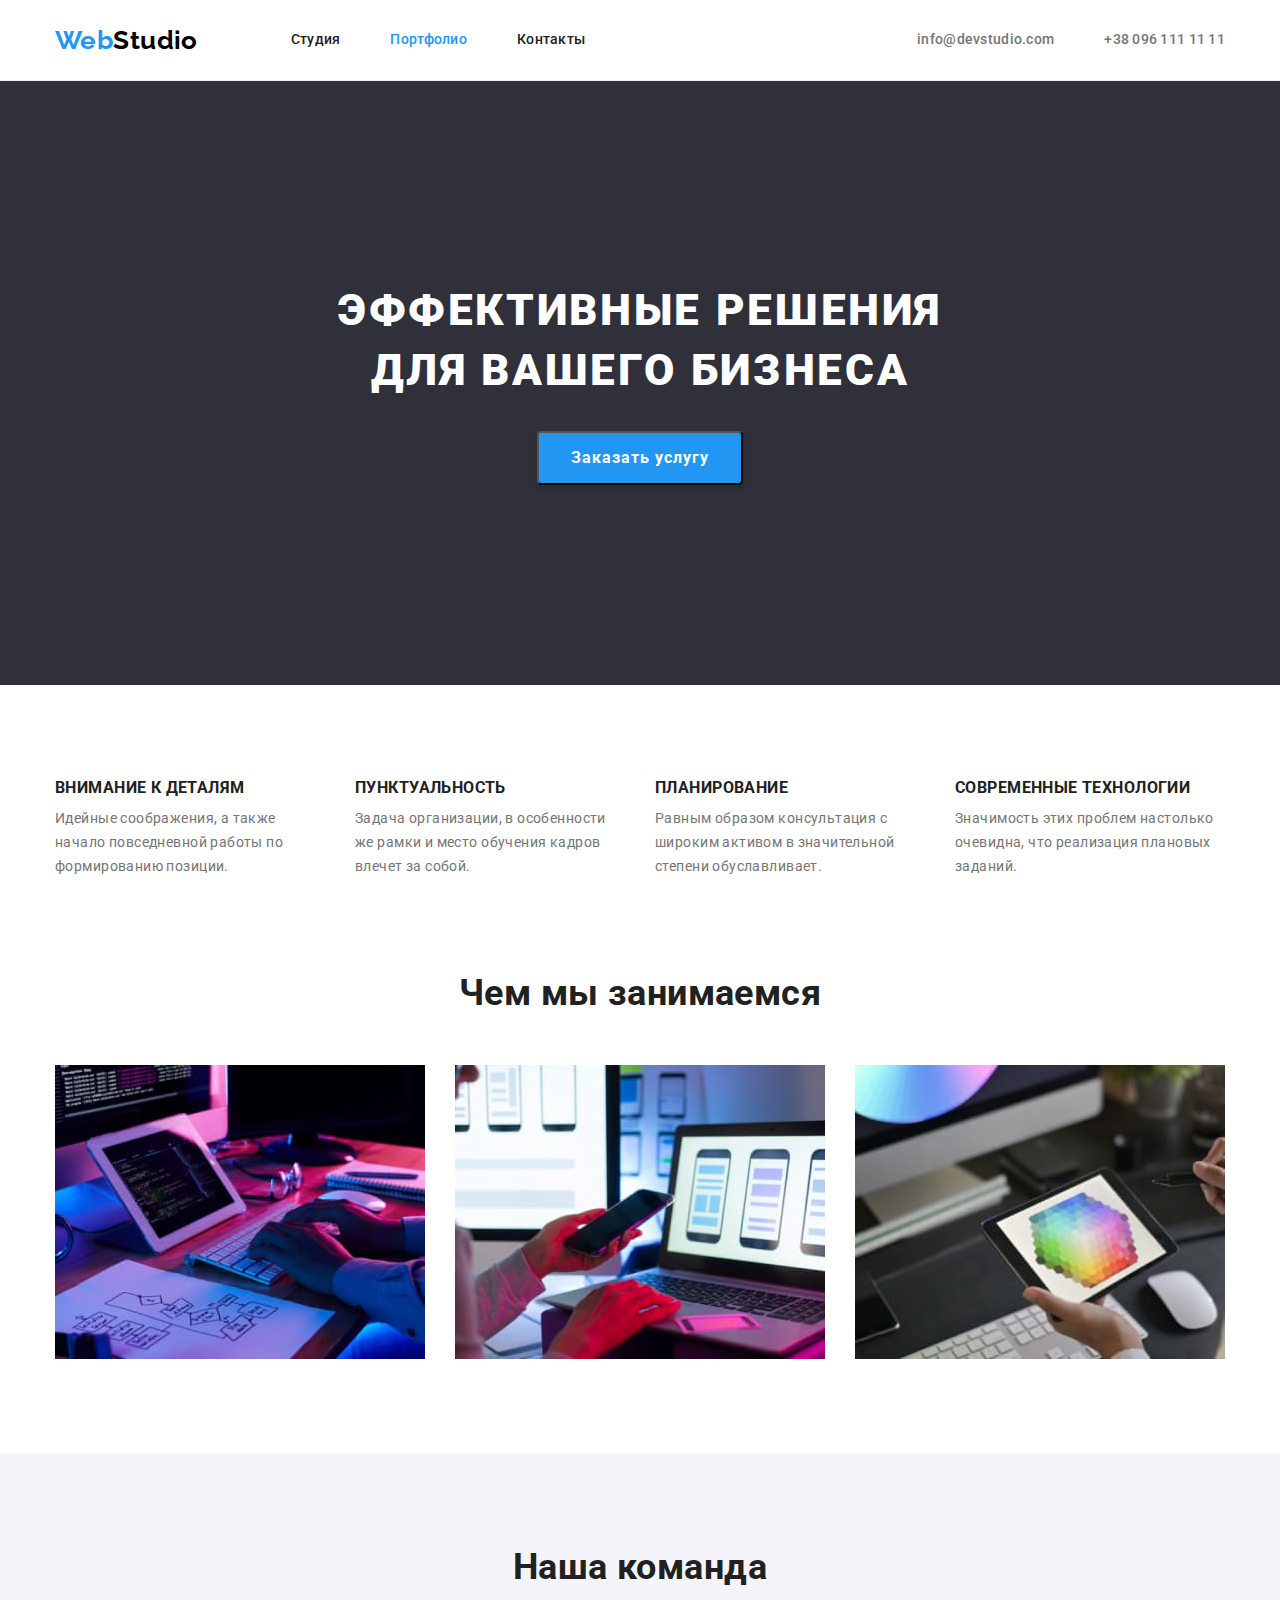
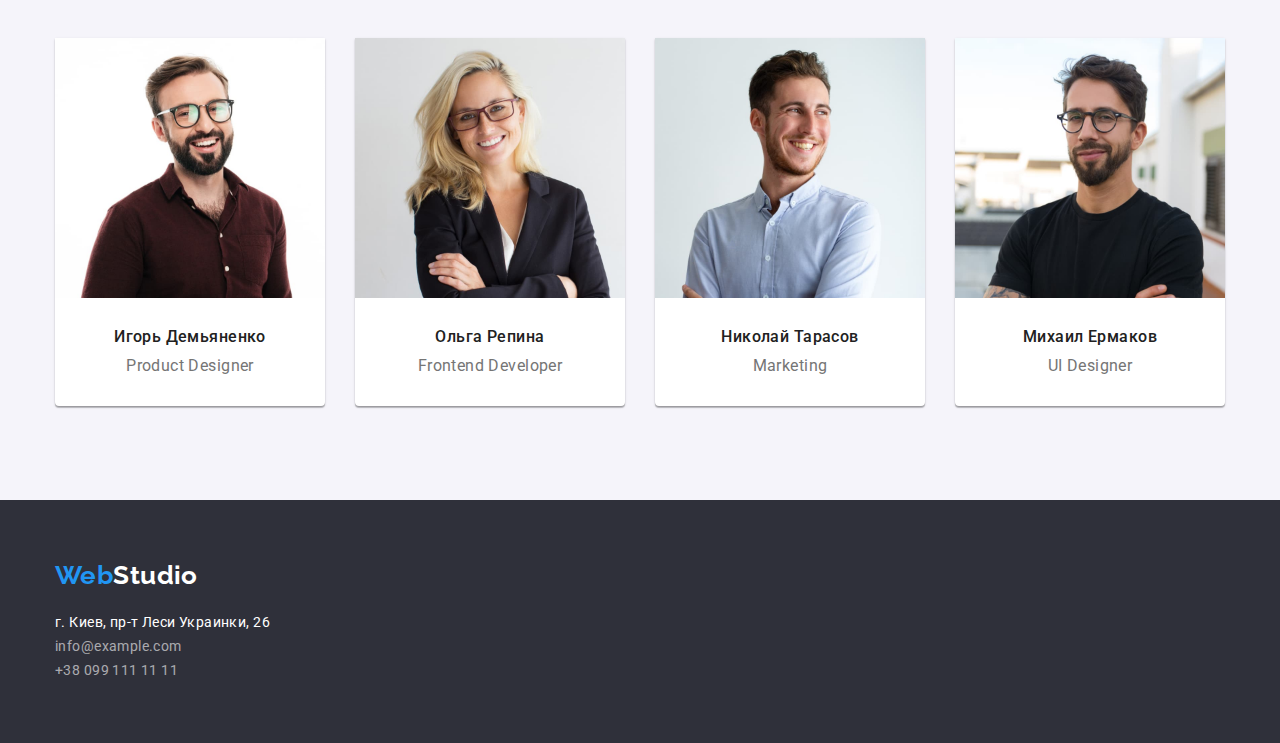
<file: index.html>
<!DOCTYPE html>
<html lang="ru">
<head>
    <meta charset="UTF-8">
    <meta http-equiv="X-UA-Compatible" content="IE=edge">
    <meta name="viewport" content="width=device-width, initial-scale=1.0">
    <title>WebStudio</title>
    <link rel="preconnect" href="https://fonts.googleapis.com">
    <link rel="preconnect" href="https://fonts.gstatic.com" crossorigin>
    <link href="https://fonts.googleapis.com/css2?family=Raleway:wght@700&family=Roboto:wght@400;500;700;900&display=swap"
        rel="stylesheet">
        <link rel="stylesheet" href="https://cdnjs.cloudflare.com/ajax/libs/modern-normalize/1.1.0/modern-normalize.min.css">
        <link rel="stylesheet" href="./css/styles.css">
</head>
<body>
    <!--Хедер-->
    <header class="header">
        <div class="container header-container">
            <nav class="nav">
                <a lang="en" href="./index.html" class="logo logo-header">Web<span class="logo-word">Studio</span></a>
                <ul class="site-nav list">
                    <li class="site-nav-item"><a href="./index.html" class="link header-link site-nav-link">Студия</a></li>
                    <li class="site-nav-item"><a href="./portfolio.html"
                            class="link header-link site-nav-link current-link">Портфолио</a></li>
                    <li class="site-nav-item"><a href="/" class="link header-link site-nav-link">Контакты</a></li>
                </ul>
            </nav>
            <!--Контакты-->
            <ul class="contacts list">
                <li class="contacts-item"><a href="mailto:info@devstudio.com"
                        class="link header-link ">info@devstudio.com</a></li>
                <li class="contacts-item"><a href="tel:+380961111111" class="link header-link ">+38 096 111 11 11</a></li>
            </ul>
        </div>
    </header>
<main>
    <!--Герой-->
    <section class="hero">
        <h1 class="hero-title">
            Эффективные решения для вашего бизнеса
        </h1>
        <button class="hero-btn" type="button">Заказать услугу</button>
    </section>
    <!--Секция преимущества-->
    <section class="section benefit">
        <h2 class="visually-hidden">Преимущества</h2>
        <div class="container">
        <ul class="list flex-list">
            <li class="benefit-item flex-item">
        <h3 class="benefit-item-title">Внимание к деталям</h3>
        <p class="benefit-item-text">Идейные соображения, а также начало повседневной работы по формированию позиции.</p>
            </li>
            <li class="benefit-item flex-item">
                <h3 class="benefit-item-title">Пунктуальность</h3>
                <p class="benefit-item-text">Задача организации, в особенности же рамки и место обучения кадров влечет за собой.</p>
            </li>
            <li class="benefit-item flex-item">
            <h3 class="benefit-item-title">Планирование</h3>
            <p class="benefit-item-text">Равным образом консультация с широким активом в значительной степени обуславливает.</p>
        </li>
            <li class="benefit-item flex-item">
                <h3 class="benefit-item-title">Современные технологии</h3>
                <p class="benefit-item-text">Значимость этих проблем настолько очевидна, что реализация плановых заданий.</p>
            </li>
        </ul>
    </div>
    </section>
    <!--Секция чем мы занимаемся-->
    <section class="section section-make">  
        <div class="container">
        <h2 class="section-title">Чем мы занимаемся</h2>
        <ul class="flex-list list">
            <li class="make-item flex-item">
                <img class="make-item-img" src="./images/box1.jpg" alt="работает над кодом" width="370">
            </li>
            <li class="make-item flex-item">
                <img class="make-item-img" src="./images/box2.jpg" alt="работает над дизайном" width="370">
            </li>
            <li class="make-item flex-item">
                <img class="make-item-img" src="./images/box3.jpg" alt="работает над графическим дизайном" width="370">
            </li>
        </ul>
    </div>
    </section>
    <!--Секция наша команда-->
    <section class="section section-team">
    <div class="container">
    <h2 class="section-title">Наша команда</h2>
    <ul class="list flex-list">
        <li class="team-item flex-item">
            <img class="team-img" src="./images/employee1.jpg" alt="Игорь Демьяненко" width="270">
            <div class="card-info">
            <h3 class="worker">Игорь Демьяненко</h3>
            <p lang="en" class="worker-position">Product Designer</p>
        </div>
        </li>
        <li class="team-item flex-item">
            <img class="team-img" src="./images/employee2.jpg" alt="Ольга Репина" width="270">
            <div class="card-info">
            <h3 class="worker">Ольга Репина</h3>
            <p lang="en" class="worker-position">Frontend Developer</p>
        </div>
        </li>
        <li class="team-item flex-item">
            <img class="team-img" src="./images/employee3.jpg" alt="Николай Тарасов" width="270">
            <div class="card-info">
            <h3 class="worker">Николай Тарасов</h3>
            <p lang="en" class="worker-position">Marketing</p>
        </div>
        </li>
        <li class="team-item flex-item">
            <img class="team-img" src="./images/employee4.jpg" alt="Михаил Ермаков" width="270">
            <div class="card-info">
            <h3 class="worker">Михаил Ермаков</h3>
            <p lang="en" class="worker-position">UI Designer</p>
        </div>
        </li>
    </ul>
</div>
</section>
</main>

<!--Подвал-->
<footer class="foot-box">
        <div class="container footer-container">
<a lang="en" href="./index.html" class="logo logo-footer">Web<span class="logo-word-white">Studio</span></a>
<address>
    <ul class="footer-list">
        <li>
            <a href="https://www.google.com.ua/maps/@50.4851493,30.4721233,14z?hl=ru" target="_blank" и rel="noopener noreferrer" class="link link-direction">г. Киев, пр-т Леси Украинки, 26</a>
        </li>
        <li>
            <a href="mailto:info@example.com" class="link link-footer">info@example.com</a> 
         </li>
        <li>
            <a href="tel:+380991111111" class="link link-footer tel-footer">+38 099 111 11 11</a>
        </li>
    </ul>
</address>
</div>
</footer>
    
</body>
</html>
</file>
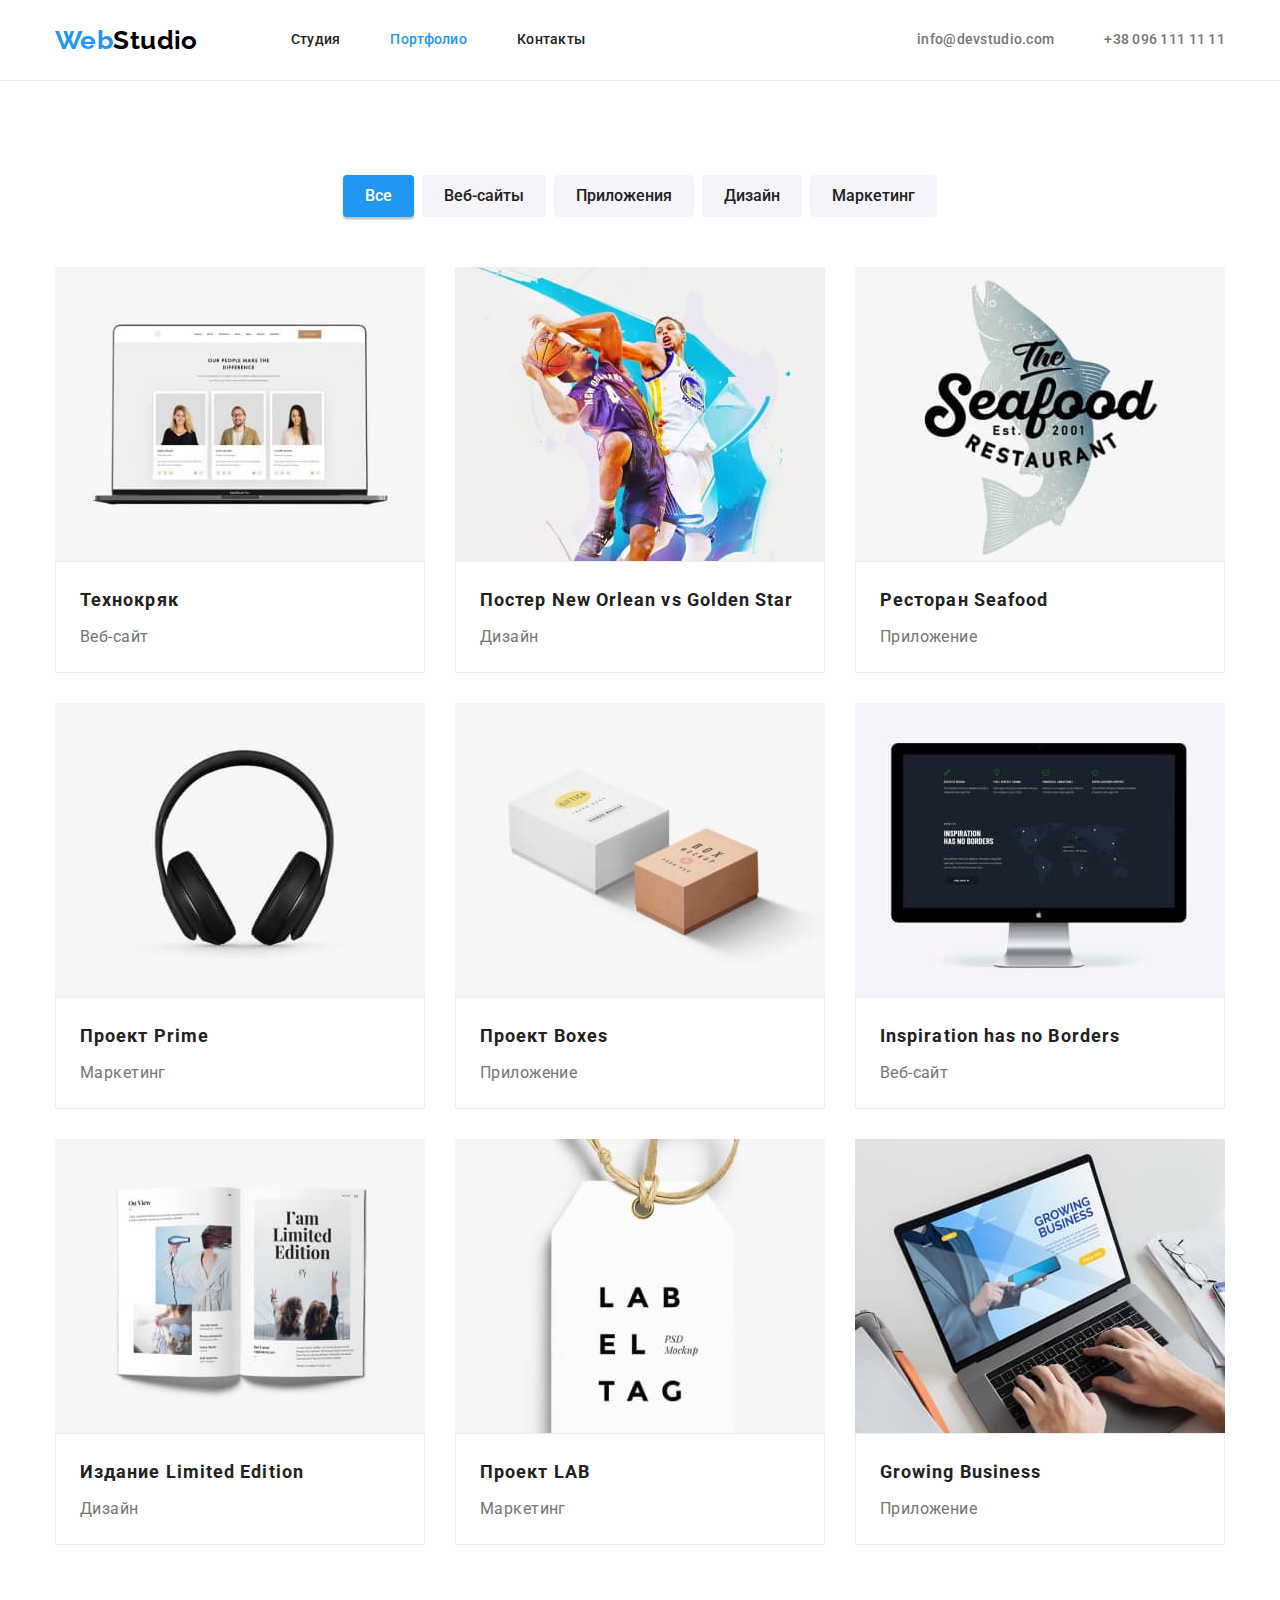
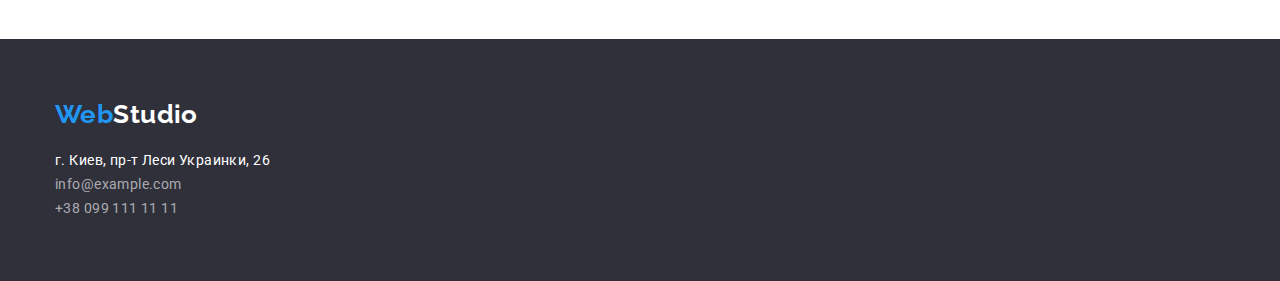
<file: portfolio.html>
<!DOCTYPE html>
<html lang="ru">
<head>
    <meta charset="UTF-8">
    <meta http-equiv="X-UA-Compatible" content="IE=edge">
    <meta name="viewport" content="width=device-width, initial-scale=1.0">
    <title>Портфолио</title>
    <link rel="preconnect" href="https://fonts.googleapis.com">
    <link rel="preconnect" href="https://fonts.gstatic.com" crossorigin>
    <link href="https://fonts.googleapis.com/css2?family=Raleway:wght@700&family=Roboto:wght@400;500;700;900&display=swap"
        rel="stylesheet">
        <link rel="stylesheet" href="https://cdnjs.cloudflare.com/ajax/libs/modern-normalize/1.1.0/modern-normalize.min.css">
    <link rel="stylesheet" href="./css/styles.css">
</head>
<body>
    <!--Хедер-->
    <header class="header">
        <div class="container header-container">
            <nav class="nav">
                <a lang="en" href="./index.html" class="logo logo-header">Web<span class="logo-word">Studio</span></a>
                <ul class="site-nav list">
                    <li class="site-nav-item"><a href="./index.html" class="link header-link site-nav-link">Студия</a></li>
                    <li class="site-nav-item"><a href="./portfolio.html" class="link header-link site-nav-link current-link">Портфолио</a></li>
                    <li class="site-nav-item"><a href="/" class="link header-link site-nav-link">Контакты</a></li>
                </ul>
            </nav>
        <!--Контакты-->
        <ul class="contacts list">
            <li class="contacts-item"><a href="mailto:info@devstudio.com" class="link header-link ">info@devstudio.com</a></li>
            <li class="contacts-item"><a href="tel:+380961111111" class="link header-link ">+38 096 111 11 11</a></li>
        </ul>
    </div>
    </header>
    <main>
        <!--Секция фильтры-->
        <section class="section">
            <h1 class="visually-hidden">Наши работы</h1>
            <div class="container">
            <ul class="list filter-list">
                <li class="item">
                <button type="button" class="portfolio-btn current-btn">Все</button>
                </li>
                <li class="item">
                    <button type="button" class="portfolio-btn">Веб-сайты</button>
                </li>
                <li class="item">
                    <button type="button" class="portfolio-btn">Приложения</button>
                </li>
                <li class="item">
                    <button type="button" class="portfolio-btn">Дизайн</button>
                </li>
                <li class="item">
                    <button type="button" class="portfolio-btn">Маркетинг</button>
                </li>
</ul>

<!--Секция картинки работ-->
<ul class="flex-list list">
    <li class="project-item flex-item"><a href="/" target="_blank" rel="noopener noreferrer" class="link">
<img src="./images/picture1.jpg" alt="Веб-сайт" width="370">
<div class="project-content">
<h2 class="portfolio-title">Технокряк</h2>
<p class="portfolio-title-text">Веб-сайт</p>
</div>
    </a>
</li>
    <li class="project-item flex-item">
        <a href="/" target="_blank" rel="noopener noreferrer" class="link">
            <img src="./images/picture2.jpg" alt="Постер" width="370">
            <div class="project-content">
            <h2 class="portfolio-title">Постер New Orlean vs Golden Star</h2>
            <p class="portfolio-title-text">Дизайн</p>
        </div>
        </a>
    </li>
<li class="project-item flex-item">
    <a href="/" target="_blank" rel="noopener noreferrer" class="link">
        <img src="./images/picture3.jpg" alt="Ресторан" width="370">
        <div class="project-content">
        <h2 class="portfolio-title">Ресторан Seafood</h2>
        <p class="portfolio-title-text">Приложение</p>
    </div>
    </a>
</li>
<li class="project-item flex-item">
    <a href="/" target="_blan rel="noopener noreferrer" class="link">
        <img src="./images/picture4.jpg" alt="Маркетинг" width="370">
        <div class="project-content">
        <h2 class="portfolio-title">Проект Prime</h2>
        <p class="portfolio-title-text">Маркетинг</p>
    </div>
    </a>
</li>
<li class="project-item flex-item">
    <a href="/" target="_blank" rel="noopener noreferrer" class="link">
        <img src="./images/picture5.jpg" alt="Проект" width="370">
        <div class="project-content">
        <h2 class="portfolio-title">Проект Boxes</h2>
        <p class="portfolio-title-text">Приложение</p>
    </div>
    </a>
</li>
<li class="project-item flex-item">
    <a href="/" target="_blank" rel="noopener noreferrer" class="link">
        <img src="./images/picture6.jpg" alt="Вдохновение" width="370">
        <div class="project-content">
        <h2 class="portfolio-title">Inspiration has no Borders</h2>
        <p class="portfolio-title-text">Веб-сайт</p>
    </div>
    </a>
</li>
<li class="project-item flex-item">
    <a href="/" target="_blank" rel="noopener noreferrer" class="link">
        <img src="./images/picture7.jpg" alt="Издание" width="370">
        <div class="project-content">
        <h2 class="portfolio-title">Издание Limited Edition</h2>
        <p class="portfolio-title-text">Дизайн</p>
    </div>
    </a>
</li>
<li class="project-item flex-item">
    <a href="/" target="_blank" rel="noopener noreferrer" class="link">
        <img src="./images/picture8.jpg" alt="Проект Лаб" width="370">
        <div class="project-content">
        <h2 class="portfolio-title">Проект LAB</h2>
        <p class="portfolio-title-text">Маркетинг</p>
    </div>
    </a>
</li>
<li class="project-item flex-item">
    <a href="/" target="_blank" rel="noopener noreferrer" class="link">
        <img src="./images/picture9.jpg" alt="Рост" width="370">
        <div class="project-content">
        <h2 class="portfolio-title">Growing Business</h2>
        <p class="portfolio-title-text">Приложение</p>
    </div>
    </a>
</li>
</ul>
</div>
        </section>
    </main>
    <!--Подвал-->
<footer class="foot-box">
    <div class="container footer-container">
        <a lang="en" href="./index.html" class="logo logo-footer">Web<span class="logo-word-white">Studio</span></a>
        <address>
            <ul class="footer-list">
                <li>
                    <a href="https://www.google.com.ua/maps/@50.4851493,30.4721233,14z?hl=ru" target="_blank" и
                        rel="noopener noreferrer" class="link link-direction">г. Киев, пр-т Леси Украинки, 26</a>
                </li>
                <li>
                    <a href="mailto:info@example.com" class="link link-footer">info@example.com</a>
                </li>
                <li>
                    <a href="tel:+380991111111" class="link link-footer tel-footer">+38 099 111 11 11</a>
                </li>
            </ul>
        </address>
    </div>
</footer>
</body>
</html>
</file>
<file: css/styles.css>
:root {
  --primary-text-color: #212121;
  --secondary-text-color: #757575;
  --main-lite-color: #ffffff;
  --brand-text-color: #2196f3;
  --basement-text-color: rgba(255, 255, 255, 0.6);
  --black-word-color: #000000;
  --background-color: #2f303a;
  --button-background: #f5f4fa;
  --hero-button-background: #188ce8;
  --card-border: #eeeeee;
  --flex-top: 30px;
  --flex-left: 30px;
  /* --flex-item: 1; */
}

body {
  font-size: 14px;
  color: var(--secondary-text-color);
  font-family: Roboto, sans-serif;
  letter-spacing: 0.03em;
  font-weight: 400;
  line-height: 1.71;
}

p,
h1,
h2,
h3,
h4,
h5,
h6 {
  margin: 0;
}

ul {
  margin: 0;
  padding-left: 0;
}

address {
  font-style: normal;
}

img {
  display: block;
  max-width: 100%;
  height: auto;
}

.visually-hidden {
  position: absolute;
  width: 1px;
  height: 1px;
  margin: -1px;
  padding: 0;
  overflow: hidden;
  border: 0;
  clip: rect(0 0 0 0);
}

.link {
  text-decoration: none;
  color: inherit;
}

.list {
  list-style-type: none;
}

.section {
  padding-top: 94px;
  padding-bottom: 94px;
}

.section-title {
  font-style: normal;
  font-weight: bold;
  font-size: 36px;
  line-height: 1.16;
  text-align: center;
  color: var(--primary-text-color);
  margin-bottom: 50px;
}

.container {
  width: 1200px;
  padding: 0 15px;
  margin: 0 auto;
}

.flex-list {
  display: flex;
  flex-wrap: wrap;
  margin-left: calc(var(--flex-left) * -1);
  margin-top: calc(var(--flex-top) * -1);
}

.flex-item {
  margin-left: var(--flex-left);
  margin-top: var(--flex-top);
  /* width: calc(100% / var(--flex-item) - var(--flex-left)); */
}

/* Хедер */

header {
  border-bottom: 1px solid #ececec;
}

header .container {
  display: flex;
  justify-content: space-between;
}

.nav,
.site-nav,
.contacts {
  display: flex;
}
.contacts {
  margin-left: auto;
}

/* Лого */

.logo-header {
  margin-right: 93px;
}

.logo {
  font-family: Raleway;
  font-style: normal;
  font-weight: bold;
  font-size: 26px;
  line-height: 1.19;
  color: var(--brand-text-color);
  text-decoration: none;
  display: flex;
  align-items: center;
}

.logo-word {
  color: var(--black-word-color);
}

.logo-word-white {
  color: var(--main-lite-color);
}

.header-link {
  font-style: normal;
  font-weight: 500;
  line-height: 1.14;
  letter-spacing: 0.02em;

  display: inline-block;
  padding: 32px 0;
}
.site-nav-item:not(:last-child) {
  margin-right: 50px;
}

.site-nav-link {
  color: var(--primary-text-color);
}

.header-link:hover,
.header-link:focus,
.current-link {
  color: var(--brand-text-color);
}

/* Контакты */

.contacts-item:not(:last-child) {
  margin-right: 50px;
}

/* Герой */

.hero {
  background-color: var(--background-color);
  padding: 200px 0;
}

.hero-title {
  font-style: normal;
  font-weight: 900;
  font-size: 44px;
  line-height: 1.36;
  text-align: center;
  letter-spacing: 0.06em;
  text-transform: uppercase;
  color: var(--main-lite-color);
  max-width: 696px;
  margin: 0 auto;
  margin-bottom: 30px;
}

.hero-btn {
  font-family: Roboto;
  font-style: normal;
  font-weight: bold;
  font-size: 16px;
  line-height: 1.87;
  align-items: center;
  text-align: center;
  letter-spacing: 0.06em;
  color: var(--main-lite-color);
  background: var(--brand-text-color);
  box-shadow: 0px 4px 4px rgba(0, 0, 0, 0.15);
  border-radius: 4px;
  margin: auto;
  padding: 10px 32px;
  display: block;
  cursor: pointer;
}

.hero-btn:hover,
.hero-btn:focus {
  background-color: var(--hero-button-background);
}

/* Секция преимущества */

.benefit-item-title {
  font-style: normal;
  font-weight: bold;
  line-height: 1.14;
  text-transform: uppercase;
  margin-bottom: 10px;
  color: var(--primary-text-color);
}

.benefit-item {
  width: calc(100% / 4 - 30px);
}
/* .benefit {
  --flex-item: 4;
} */
.benefit-item-text {
}

/* Секция чем мы занимаемся */

.section-make {
  padding-top: 0;
}

.make-item {
  width: calc(100% / 3 - 30px);
}

/* Секция наша команда */

.section-team {
  background-color: var(--button-background);
}

.team-item {
  background: var(--main-lite-color);
  box-shadow: 0px 1px 3px rgba(0, 0, 0, 0.12), 0px 1px 1px rgba(0, 0, 0, 0.14),
    0px 2px 1px rgba(0, 0, 0, 0.2);
  border-radius: 0px 0px 4px 4px;
  width: calc(100% / 4 - 30px);
  padding-bottom: 30px;
}

.team-img {
  margin-bottom: 30px;
}

.worker {
  font-style: normal;
  font-weight: 500;
  font-size: 16px;
  line-height: 1.18;
  text-align: center;
  color: var(--primary-text-color);
  margin-bottom: 10px;
}

.worker-position {
  font-size: 16px;
  line-height: 1.18;
  text-align: center;
  color: var(--secondary-text-color);
}

/* Подвал */

.logo-footer {
  margin-bottom: 20px;
}

.footer-list {
  list-style-type: none;
}

.foot-box {
  background-color: var(--background-color);
  padding-top: 60px;
  padding-bottom: 60px;
}

.link-direction {
  font-style: normal;
  font-weight: normal;
  line-height: 1.71;
  color: var(--main-lite-color);
  margin-bottom: 9px;
}

.link-footer {
  font-style: normal;
  font-weight: normal;
  line-height: 1.71;
  color: var(--basement-text-color);
  margin-bottom: 9px;
}

.tel-footer {
  margin-bottom: 0;
}

.link-footer:hover,
.link-footer:focus {
  color: var(--brand-text-color);
}

/* Портфолио */

/* Button */

.portfolio-btn {
  font-style: normal;
  font-weight: 500;
  font-size: 16px;
  line-height: 1.62;
  text-align: center;
  color: var(--primary-text-color);
  background: var(--button-background);
  border-radius: 4px;
  cursor: pointer;
  padding: 8px 22px;
  border: none;
  display: block;
}

.filter-list {
  display: flex;
  justify-content: center;
  margin-bottom: 50px;
}

.item {
  margin-left: 8px;
}

.item:first-child {
  margin-left: 0;
}

.project-content {
  border: 1px solid var(--card-border);
  padding-top: 20px;
  padding-bottom: 20px;
  padding-left: 24px;
  padding-right: 24px;
}

.project-item {
  width: calc(100% / 3 - 30px);
}

.portfolio-btn:hover,
.portfolio-btn:focus,
.current-btn {
  color: var(--main-lite-color);
  background: var(--brand-text-color);
  box-shadow: 0px 3px 1px rgba(0, 0, 0, 0.1), 0px 1px 2px rgba(0, 0, 0, 0.08),
    0px 2px 2px rgba(0, 0, 0, 0.12);
}

/* Секция картинки работ */

.portfolio-title {
  font-style: normal;
  font-weight: bold;
  font-size: 18px;
  line-height: 2;
  letter-spacing: 0.06em;
  color: var(--primary-text-color);
  margin-bottom: 4px;
}

.portfolio-title-text {
  font-size: 16px;
  line-height: 1.87;
}
</file>
